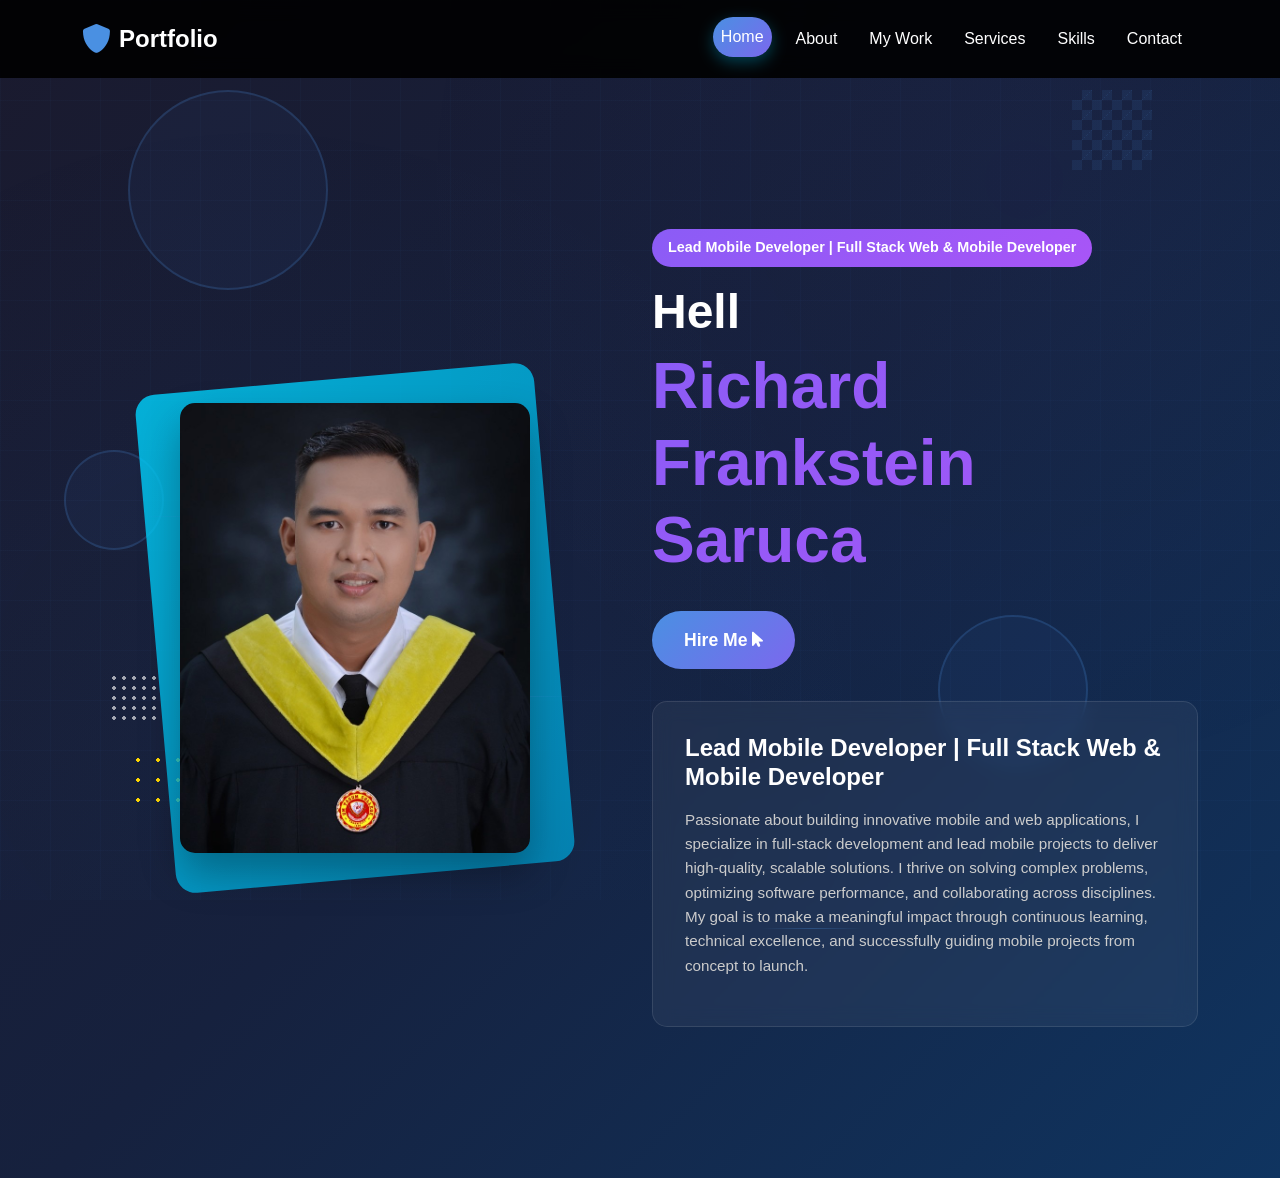
<file: index.html>
<!DOCTYPE html>
<html lang="en">
  <head>
    <meta charset="UTF-8" />
    <meta name="viewport" content="width=device-width, initial-scale=1.0" />
    <title>Portfolio - Home</title>
    <link
      href="https://cdn.jsdelivr.net/npm/bootstrap@5.3.0/dist/css/bootstrap.min.css"
      rel="stylesheet"
    />
    <link
      href="https://cdnjs.cloudflare.com/ajax/libs/font-awesome/6.0.0/css/all.min.css"
      rel="stylesheet"
    />
    <link href="styles.css" rel="stylesheet" />
  </head>
  <body>
    <!-- Navigation -->
    <nav class="navbar navbar-expand-lg navbar-dark fixed-top">
      <div class="container">
        <a class="navbar-brand" href="index.html">
          <div class="logo">
            <i class="fas fa-shield-alt"></i>
            <span>Portfolio</span>
          </div>
        </a>
        <button
          class="navbar-toggler"
          type="button"
          data-bs-toggle="collapse"
          data-bs-target="#navbarNav"
        >
          <span class="navbar-toggler-icon"></span>
        </button>
        <div class="collapse navbar-collapse" id="navbarNav">
          <ul class="navbar-nav ms-auto">
            <li class="nav-item">
              <a class="nav-link active" href="index.html">Home</a>
            </li>
            <li class="nav-item">
              <a class="nav-link" href="about.html">About</a>
            </li>
            <li class="nav-item">
              <a class="nav-link" href="portfolio.html">My Work</a>
            </li>
            <li class="nav-item">
              <a class="nav-link" href="services.html">Services</a>
            </li>
            <li class="nav-item">
              <a class="nav-link" href="skills.html">Skills</a>
            </li>
            <li class="nav-item">
              <a class="nav-link" href="contact.html">Contact</a>
            </li>
          </ul>
        </div>
      </div>
    </nav>

    <!-- Hero Section -->
    <section class="hero-section">
      <div class="container">
        <div class="row align-items-center min-vh-100">
          <div class="col-lg-6">
            <div class="profile-image-container">
              <div class="profile-bg"></div>
              <img
                src="Images/graduation_picture.jpg"
                alt="Richard Frankstein Saruca"
                class="profile-image"
              />
              <div class="tech-line tech-line-1"></div>
              <div class="tech-line tech-line-2"></div>
              <div class="dots-pattern"></div>
            </div>
          </div>
          <div class="col-lg-6">
            <div class="hero-content">
              <div class="role-badge">
                Lead Mobile Developer | Full Stack Web & Mobile Developer
              </div>
              <h1 class="hero-title">Hello! 👋 I Am</h1>
              <h2 class="hero-name">Richard Frankstein Saruca</h2>
              <button class="btn btn-primary btn-hire">
                Hire Me <i class="fas fa-mouse-pointer"></i>
              </button>

              <div class="about-card">
                <h3>Lead Mobile Developer | Full Stack Web & Mobile Developer</h3>
                <p>
                  Passionate about building innovative mobile and web applications, I specialize in
                  full-stack development and lead mobile projects to deliver high-quality, scalable
                  solutions. I thrive on solving complex problems, optimizing software performance,
                  and collaborating across disciplines. My goal is to make a meaningful impact
                  through continuous learning, technical excellence, and successfully guiding mobile
                  projects from concept to launch.
                </p>

                <div class="tech-line tech-line-3"></div>
              </div>
            </div>
          </div>
        </div>
      </div>
    </section>

    <!-- Background Elements -->
    <div class="bg-elements">
      <div class="circle circle-1"></div>
      <div class="circle circle-2"></div>
      <div class="circle circle-3"></div>
      <div class="dots-square dots-square-1"></div>
      <div class="dots-square dots-square-2"></div>
      <div class="tech-grid"></div>
    </div>

    <script src="https://cdn.jsdelivr.net/npm/bootstrap@5.3.0/dist/js/bootstrap.bundle.min.js"></script>
    <script src="interactive.js"></script>
  </body>
</html>
</file>
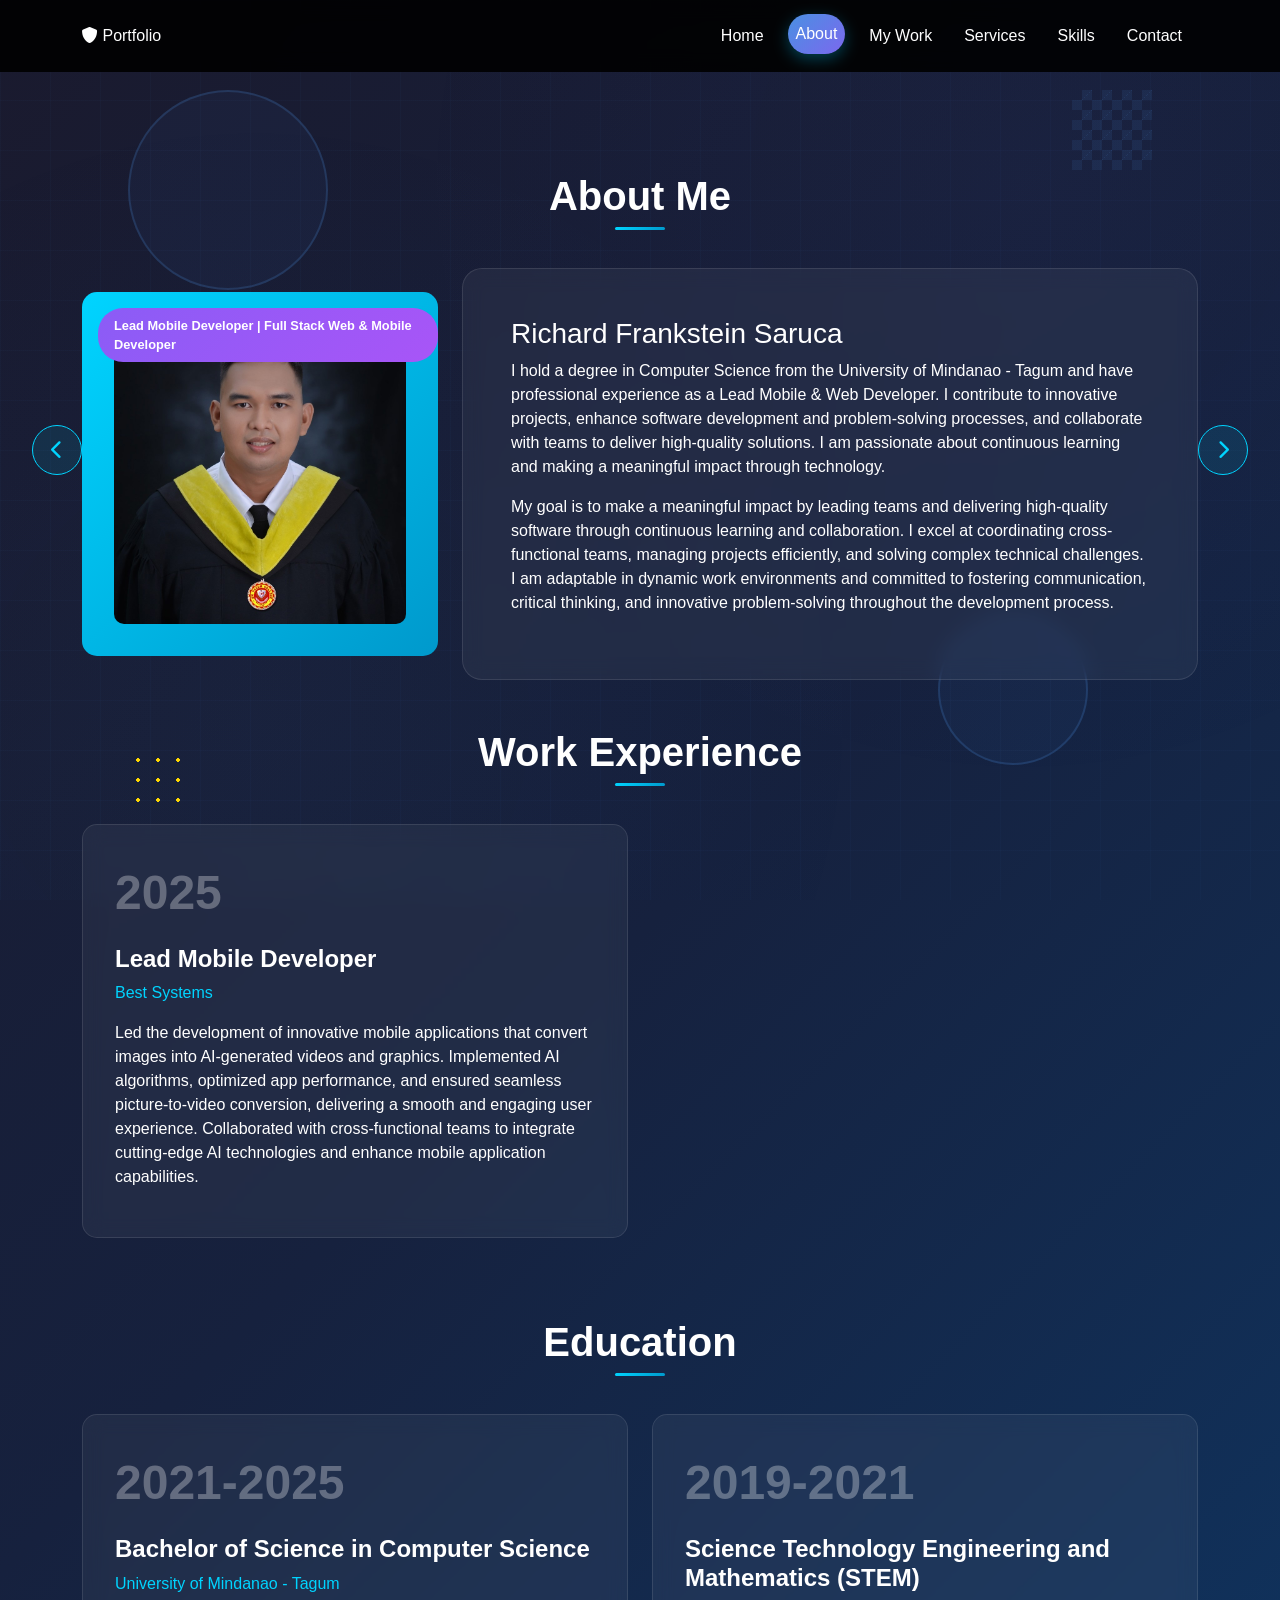
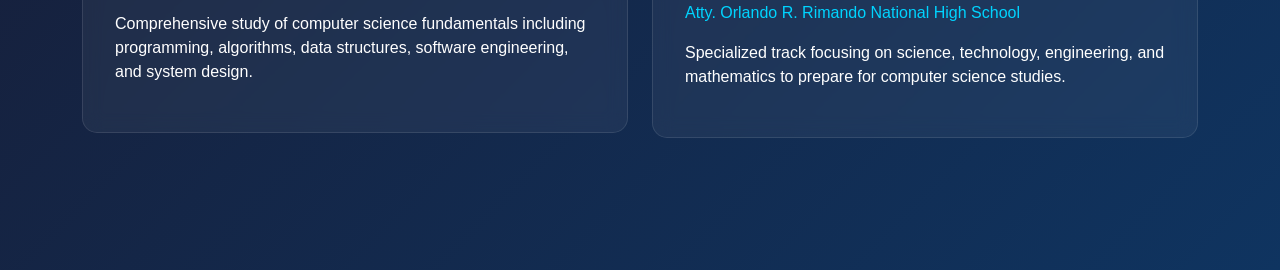
<file: about.html>
<!DOCTYPE html>
<html lang="en">
  <head>
    <meta charset="UTF-8" />
    <meta name="viewport" content="width=device-width, initial-scale=1.0" />
    <title>About Me - Portfolio</title>
    <link
      href="https://cdn.jsdelivr.net/npm/bootstrap@5.3.0/dist/css/bootstrap.min.css"
      rel="stylesheet"
    />
    <link
      href="https://cdnjs.cloudflare.com/ajax/libs/font-awesome/6.0.0/css/all.min.css"
      rel="stylesheet"
    />
    <link href="styles.css" rel="stylesheet" />
  </head>
  <body>
    <!-- Navigation -->
    <nav class="navbar navbar-expand-lg navbar-dark fixed-top">
      <div class="container
        <a class="navbar-brand" href="index.html">
          <div class="logo">
            <i class="fas fa-shield-alt"></i>
            <span>Portfolio</span>
          </div>
        </a>
        <button
          class="navbar-toggler"
          type="button"
          data-bs-toggle="collapse"
          data-bs-target="#navbarNav"
        >
          <span class="navbar-toggler-icon"></span>
        </button>
        <div class="collapse navbar-collapse" id="navbarNav">
          <ul class="navbar-nav ms-auto">
            <li class="nav-item">
              <a class="nav-link" href="index.html">Home</a>
            </li>
            <li class="nav-item">
              <a class="nav-link active" href="about.html">About</a>
            </li>
            <li class="nav-item">
              <a class="nav-link" href="portfolio.html">My Work</a>
            </li>
            <li class="nav-item">
              <a class="nav-link" href="services.html">Services</a>
            </li>
            <li class="nav-item">
              <a class="nav-link" href="skills.html">Skills</a>
            </li>
            <li class="nav-item">
              <a class="nav-link" href="contact.html">Contact</a>
            </li>
          </ul>
        </div>
      </div>
    </nav>

    <!-- About Section -->
    <section class="about-section">
      <div class="container">
        <h2 class="section-title">About Me</h2>
        <div class="row align-items-center">
          <div class="col-lg-4">
            <div class="profile-card">
              <img
                src="Images/graduation_picture.jpg"
                alt="Richard Frankstein Saruca"
                class="img-fluid"
              />
              <div class="experience-badge"> Lead Mobile Developer | Full Stack Web & Mobile Developer</div>
            </div>
          </div>
          <div class="col-lg-8">
            <div class="about-card-main">
              <h3>Richard Frankstein Saruca</h3>
              <p>
               I hold a degree in Computer Science from the University of Mindanao - Tagum and have professional experience as a Lead Mobile & Web Developer. I contribute to innovative projects, enhance software development and problem-solving processes, and collaborate with teams to deliver high-quality solutions. I am passionate about continuous learning and making a meaningful impact through technology.
              </p>
             <p>
My goal is to make a meaningful impact by leading teams and delivering high-quality software through continuous learning and collaboration. I excel at coordinating cross-functional teams, managing projects efficiently, and solving complex technical challenges. I am adaptable in dynamic work environments and committed to fostering communication, critical thinking, and innovative problem-solving throughout the development process.
</p>

            </div>
          </div>
        </div>

        <!-- Work Experience Section -->
        <div class="row mt-5">
          <div class="col-12">
            <h2 class="section-title text-center mb-5">Work Experience</h2>
          </div>
          <div class="col-md-6">
            <div class="timeline-card">
              <div class="timeline-year">2025</div>
              <h4 class="timeline-title">Lead Mobile Developer</h4>
              <div class="timeline-location">Best Systems</div>
<p>
Led the development of innovative mobile applications that convert images into AI-generated videos and graphics. Implemented AI algorithms, optimized app performance, and ensured seamless picture-to-video conversion, delivering a smooth and engaging user experience. Collaborated with cross-functional teams to integrate cutting-edge AI technologies and enhance mobile application capabilities.
</p>
            </div>
          </div>
        </div>

        <!-- Education Section -->
        <div class="row mt-5">
          <div class="col-12">
            <h3 class="section-title">Education</h3>
          </div>
          <div class="col-md-6">
            <div class="timeline-card">
              <div class="timeline-year">2021-2025</div>
              <h4 class="timeline-title">Bachelor of Science in Computer Science</h4>
              <div class="timeline-location">University of Mindanao - Tagum</div>
              <p>
                Comprehensive study of computer science fundamentals including programming,
                algorithms, data structures, software engineering, and system design.
              </p>
            </div>
          </div>
          <div class="col-md-6">
            <div class="timeline-card">
              <div class="timeline-year">2019-2021</div>
              <h4 class="timeline-title">Science Technology Engineering and Mathematics (STEM)</h4>
              <div class="timeline-location">Atty. Orlando R. Rimando National High School</div>
              <p>
                Specialized track focusing on science, technology, engineering, and mathematics to
                prepare for computer science studies.
              </p>
            </div>
          </div>
        </div>
      </div>
    </section>

    <!-- Navigation Arrows -->
    <div class="nav-arrow left" onclick="window.location.href='index.html'">
      <i class="fas fa-chevron-left"></i>
    </div>
    <div class="nav-arrow right" onclick="window.location.href='portfolio.html'">
      <i class="fas fa-chevron-right"></i>
    </div>

    <!-- Background Elements -->
    <div class="bg-elements">
      <div class="circle circle-1"></div>
      <div class="circle circle-2"></div>
      <div class="dots-square dots-square-1"></div>
      <div class="dots-square dots-square-2"></div>
      <div class="tech-grid"></div>
    </div>

    <script src="https://cdn.jsdelivr.net/npm/bootstrap@5.3.0/dist/js/bootstrap.bundle.min.js"></script>
    <script src="interactive.js"></script>
  </body>
</html>
</file>
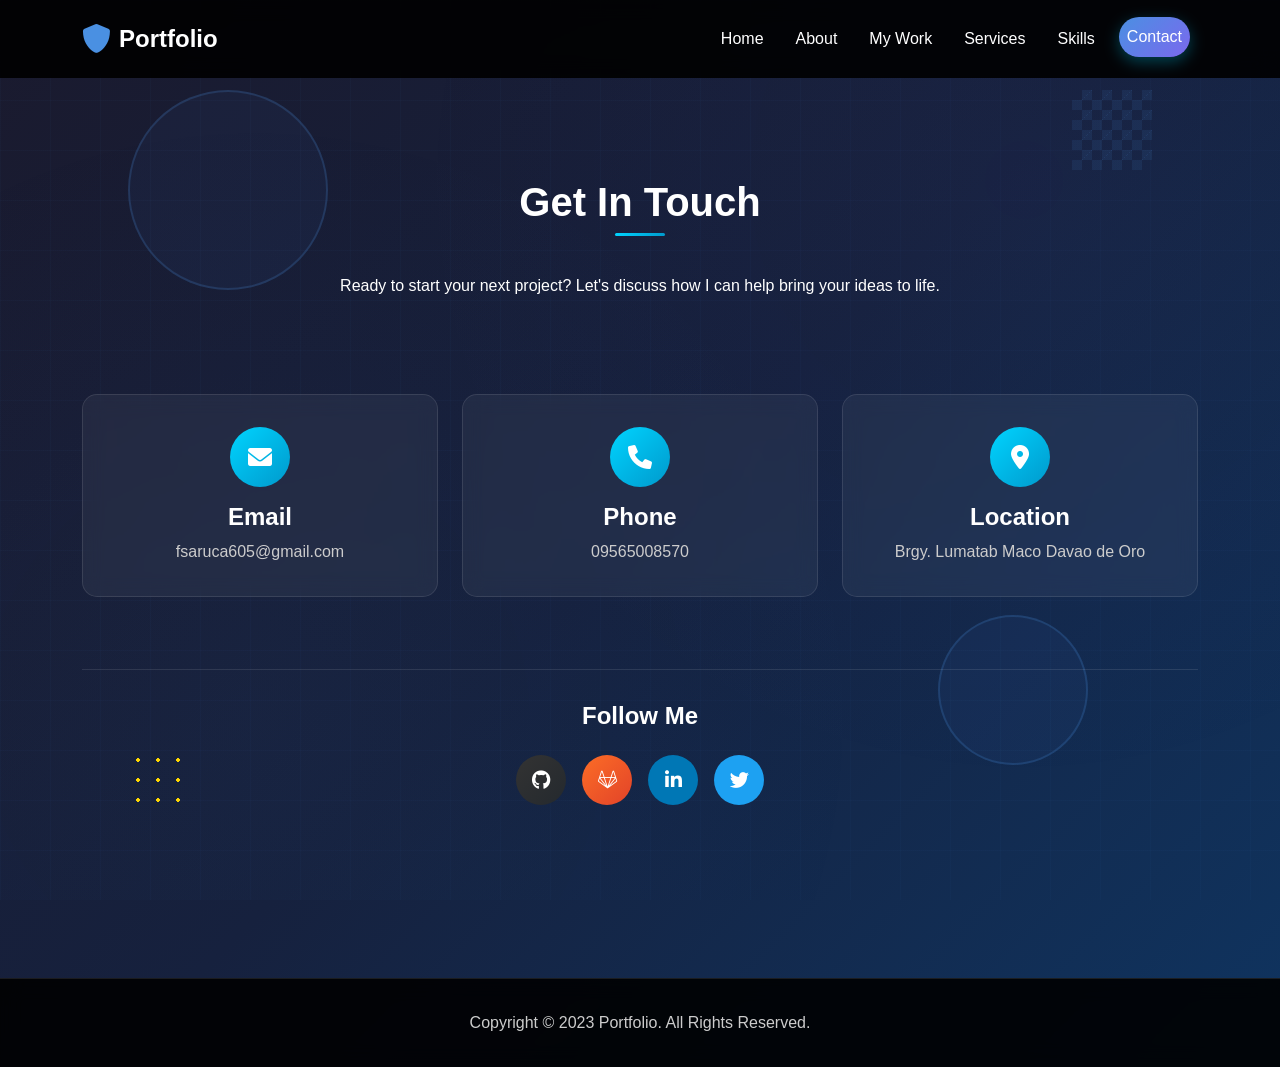
<file: contact.html>
<!DOCTYPE html>
<html lang="en">
  <head>
    <meta charset="UTF-8" />
    <meta name="viewport" content="width=device-width, initial-scale=1.0" />
    <title>Contact - Portfolio</title>
    <link
      href="https://cdn.jsdelivr.net/npm/bootstrap@5.3.0/dist/css/bootstrap.min.css"
      rel="stylesheet"
    />
    <link
      href="https://cdnjs.cloudflare.com/ajax/libs/font-awesome/6.0.0/css/all.min.css"
      rel="stylesheet"
    />
    <link href="styles.css" rel="stylesheet" />
  </head>
  <body>
    <!-- Navigation -->
    <nav class="navbar navbar-expand-lg navbar-dark fixed-top">
      <div class="container">
        <a class="navbar-brand" href="index.html">
          <div class="logo">
            <i class="fas fa-shield-alt"></i>
            <span>Portfolio</span>
          </div>
        </a>
        <button
          class="navbar-toggler"
          type="button"
          data-bs-toggle="collapse"
          data-bs-target="#navbarNav"
        >
          <span class="navbar-toggler-icon"></span>
        </button>
        <div class="collapse navbar-collapse" id="navbarNav">
          <ul class="navbar-nav ms-auto">
            <li class="nav-item">
              <a class="nav-link" href="index.html">Home</a>
            </li>
            <li class="nav-item">
              <a class="nav-link" href="about.html">About</a>
            </li>
            <li class="nav-item">
              <a class="nav-link" href="portfolio.html">My Work</a>
            </li>
            <li class="nav-item">
              <a class="nav-link" href="services.html">Services</a>
            </li>
            <li class="nav-item">
              <a class="nav-link" href="skills.html">Skills</a>
            </li>
            <li class="nav-item">
              <a class="nav-link active" href="contact.html">Contact</a>
            </li>
          </ul>
        </div>
      </div>
    </nav>

    <!-- Contact Section -->
    <section class="contact-section">
      <div class="container">
        <div class="row justify-content-center">
          <div class="col-lg-8">
            <h2 class="section-title text-center">Get In Touch</h2>
            <p class="text-center mb-5">
              Ready to start your next project? Let's discuss how I can help bring your ideas to
              life.
            </p>
          </div>
        </div>

        <!-- Contact Info -->
        <div class="row mt-5">
          <div class="col-md-4 text-center mb-4">
            <div class="contact-info-card">
              <div class="contact-icon">
                <i class="fas fa-envelope"></i>
              </div>
              <h4>Email</h4>
              <p>fsaruca605@gmail.com</p>
            </div>
          </div>
          <div class="col-md-4 text-center mb-4">
            <div class="contact-info-card">
              <div class="contact-icon">
                <i class="fas fa-phone"></i>
              </div>
              <h4>Phone</h4>
              <p>09565008570</p>
            </div>
          </div>
          <div class="col-md-4 text-center mb-4">
            <div class="contact-info-card">
              <div class="contact-icon">
                <i class="fas fa-map-marker-alt"></i>
              </div>
              <h4>Location</h4>
              <p>Brgy. Lumatab Maco Davao de Oro</p>
            </div>
          </div>
        </div>

        <!-- Social Media -->
        <div class="social-media-section">
          <h4 class="text-center mb-4">Follow Me</h4>
          <div class="social-icons">
            <a href="https://github.com/Frank011923242" target="_blank" class="social-icon github">
              <i class="fab fa-github"></i>
            </a>
            <a href="https://gitlab.com/richard.saruca" target="_blank" class="social-icon gitlab">
              <i class="fab fa-gitlab"></i>
            </a>
            <a href="#" class="social-icon linkedin">
              <i class="fab fa-linkedin-in"></i>
            </a>
            <a href="#" class="social-icon twitter">
              <i class="fab fa-twitter"></i>
            </a>
          </div>
        </div>
      </div>
    </section>

    <!-- Footer -->
    <footer class="footer">
      <div class="container">
        <p>Copyright © 2023 Portfolio. All Rights Reserved.</p>
      </div>
    </footer>

    <!-- Background Elements -->
    <div class="bg-elements">
      <div class="circle circle-1"></div>
      <div class="circle circle-2"></div>
      <div class="dots-square dots-square-1"></div>
      <div class="dots-square dots-square-2"></div>
      <div class="tech-grid"></div>
    </div>

    <script src="https://cdn.jsdelivr.net/npm/bootstrap@5.3.0/dist/js/bootstrap.bundle.min.js"></script>
    <script src="interactive.js"></script>
  </body>
</html>
</file>
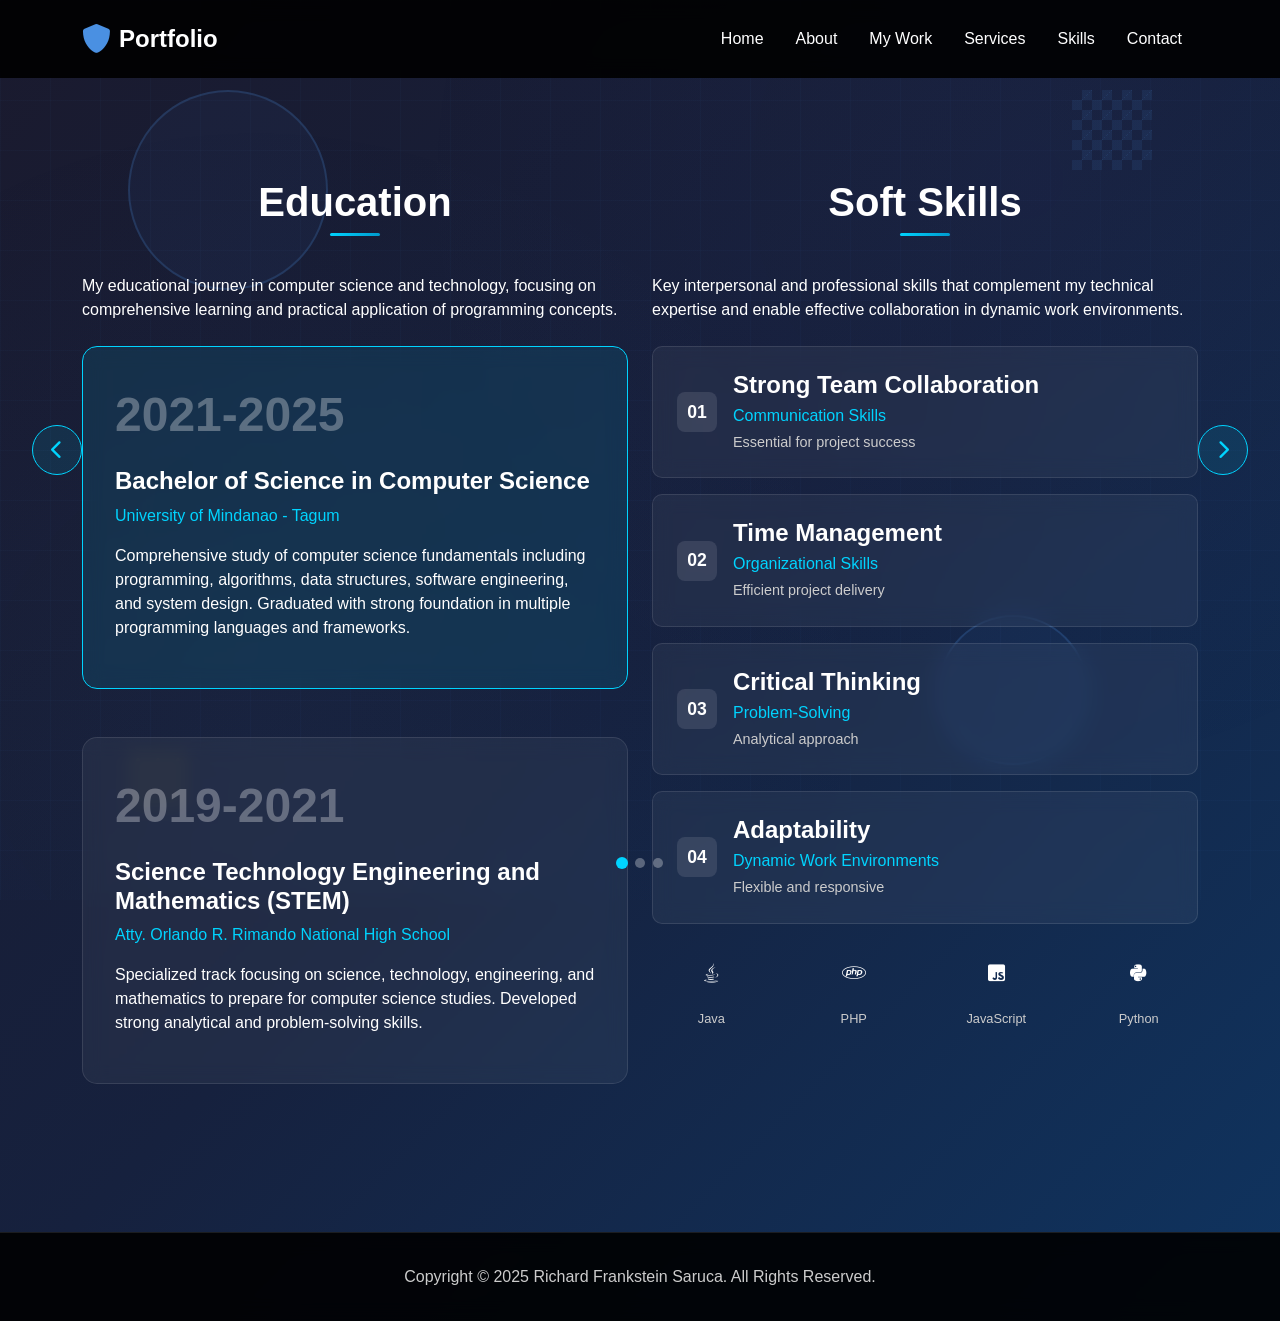
<file: education.html>
<!DOCTYPE html>
<html lang="en">
  <head>
    <meta charset="UTF-8" />
    <meta name="viewport" content="width=device-width, initial-scale=1.0" />
    <title>Education & Experience - Portfolio</title>
    <link
      href="https://cdn.jsdelivr.net/npm/bootstrap@5.3.0/dist/css/bootstrap.min.css"
      rel="stylesheet"
    />
    <link
      href="https://cdnjs.cloudflare.com/ajax/libs/font-awesome/6.0.0/css/all.min.css"
      rel="stylesheet"
    />
    <link href="styles.css" rel="stylesheet" />
  </head>
  <body>
    <!-- Navigation -->
    <nav class="navbar navbar-expand-lg navbar-dark fixed-top">
      <div class="container">
        <a class="navbar-brand" href="index.html">
          <div class="logo">
            <i class="fas fa-shield-alt"></i>
            <span>Portfolio</span>
          </div>
        </a>
        <button
          class="navbar-toggler"
          type="button"
          data-bs-toggle="collapse"
          data-bs-target="#navbarNav"
        >
          <span class="navbar-toggler-icon"></span>
        </button>
        <div class="collapse navbar-collapse" id="navbarNav">
          <ul class="navbar-nav ms-auto">
            <li class="nav-item">
              <a class="nav-link" href="index.html">Home</a>
            </li>
            <li class="nav-item">
              <a class="nav-link" href="about.html">About</a>
            </li>
            <li class="nav-item">
              <a class="nav-link" href="portfolio.html">My Work</a>
            </li>
            <li class="nav-item">
              <a class="nav-link" href="services.html">Services</a>
            </li>
            <li class="nav-item">
              <a class="nav-link" href="skills.html">Skills</a>
            </li>
            <li class="nav-item">
              <a class="nav-link" href="contact.html">Contact</a>
            </li>
          </ul>
        </div>
      </div>
    </nav>

    <!-- Education & Experience Section -->
    <section class="education-experience-section">
      <div class="container">
        <div class="row">
          <!-- Education Section -->
          <div class="col-lg-6">
            <h3 class="section-title">Education</h3>
            <p class="mb-4">
              My educational journey in computer science and technology, focusing on comprehensive
              learning and practical application of programming concepts.
            </p>

            <div class="row">
              <div class="col-md-12 mb-3">
                <div class="timeline-card active">
                  <div class="timeline-year">2021-2025</div>
                  <h4 class="timeline-title">Bachelor of Science in Computer Science</h4>
                  <div class="timeline-location">University of Mindanao - Tagum</div>
                  <p>
                    Comprehensive study of computer science fundamentals including programming,
                    algorithms, data structures, software engineering, and system design. Graduated
                    with strong foundation in multiple programming languages and frameworks.
                  </p>
                </div>
              </div>
              <div class="col-md-12 mb-3">
                <div class="timeline-card">
                  <div class="timeline-year">2019-2021</div>
                  <h4 class="timeline-title">
                    Science Technology Engineering and Mathematics (STEM)
                  </h4>
                  <div class="timeline-location">Atty. Orlando R. Rimando National High School</div>
                  <p>
                    Specialized track focusing on science, technology, engineering, and mathematics
                    to prepare for computer science studies. Developed strong analytical and
                    problem-solving skills.
                  </p>
                </div>
              </div>
            </div>
          </div>

          <!-- Experience Section -->
          <div class="col-lg-6">
            <h3 class="section-title">Soft Skills</h3>
            <p class="mb-4">
              Key interpersonal and professional skills that complement my technical expertise and
              enable effective collaboration in dynamic work environments.
            </p>

            <div class="experience-list">
              <div class="experience-item">
                <div class="experience-number">01</div>
                <div class="experience-details">
                  <h4>Strong Team Collaboration</h4>
                  <div class="company">Communication Skills</div>
                  <div class="duration">Essential for project success</div>
                </div>
              </div>

              <div class="experience-item">
                <div class="experience-number">02</div>
                <div class="experience-details">
                  <h4>Time Management</h4>
                  <div class="company">Organizational Skills</div>
                  <div class="duration">Efficient project delivery</div>
                </div>
              </div>

              <div class="experience-item">
                <div class="experience-number">03</div>
                <div class="experience-details">
                  <h4>Critical Thinking</h4>
                  <div class="company">Problem-Solving</div>
                  <div class="duration">Analytical approach</div>
                </div>
              </div>

              <div class="experience-item">
                <div class="experience-number">04</div>
                <div class="experience-details">
                  <h4>Adaptability</h4>
                  <div class="company">Dynamic Work Environments</div>
                  <div class="duration">Flexible and responsive</div>
                </div>
              </div>
            </div>

            <!-- Skills Icons -->
            <div class="skills-icons mt-4">
              <div class="row">
                <div class="col-3 text-center">
                  <div class="skill-icon-item">
                    <div class="skill-icon java">
                      <i class="fab fa-java"></i>
                    </div>
                    <small>Java</small>
                  </div>
                </div>
                <div class="col-3 text-center">
                  <div class="skill-icon-item">
                    <div class="skill-icon php">
                      <i class="fab fa-php"></i>
                    </div>
                    <small>PHP</small>
                  </div>
                </div>
                <div class="col-3 text-center">
                  <div class="skill-icon-item">
                    <div class="skill-icon javascript">
                      <i class="fab fa-js-square"></i>
                    </div>
                    <small>JavaScript</small>
                  </div>
                </div>
                <div class="col-3 text-center">
                  <div class="skill-icon-item">
                    <div class="skill-icon python">
                      <i class="fab fa-python"></i>
                    </div>
                    <small>Python</small>
                  </div>
                </div>
              </div>
            </div>
          </div>
        </div>
      </div>
    </section>

    <!-- Navigation Arrows -->
    <div class="nav-arrow left" onclick="window.location.href='about.html'">
      <i class="fas fa-chevron-left"></i>
    </div>
    <div class="nav-arrow right" onclick="window.location.href='portfolio.html'">
      <i class="fas fa-chevron-right"></i>
    </div>

    <!-- Pagination Dots -->
    <div class="pagination-dots">
      <div class="dot active"></div>
      <div class="dot"></div>
      <div class="dot"></div>
    </div>

    <!-- Footer -->
    <footer class="footer">
      <div class="container">
        <p>Copyright © 2025 Richard Frankstein Saruca. All Rights Reserved.</p>
      </div>
    </footer>

    <!-- Background Elements -->
    <div class="bg-elements">
      <div class="circle circle-1"></div>
      <div class="circle circle-2"></div>
      <div class="dots-square dots-square-1"></div>
      <div class="dots-square dots-square-2"></div>
      <div class="tech-grid"></div>
    </div>

    <script src="https://cdn.jsdelivr.net/npm/bootstrap@5.3.0/dist/js/bootstrap.bundle.min.js"></script>
    <script src="interactive.js"></script>
  </body>
</html>
</file>
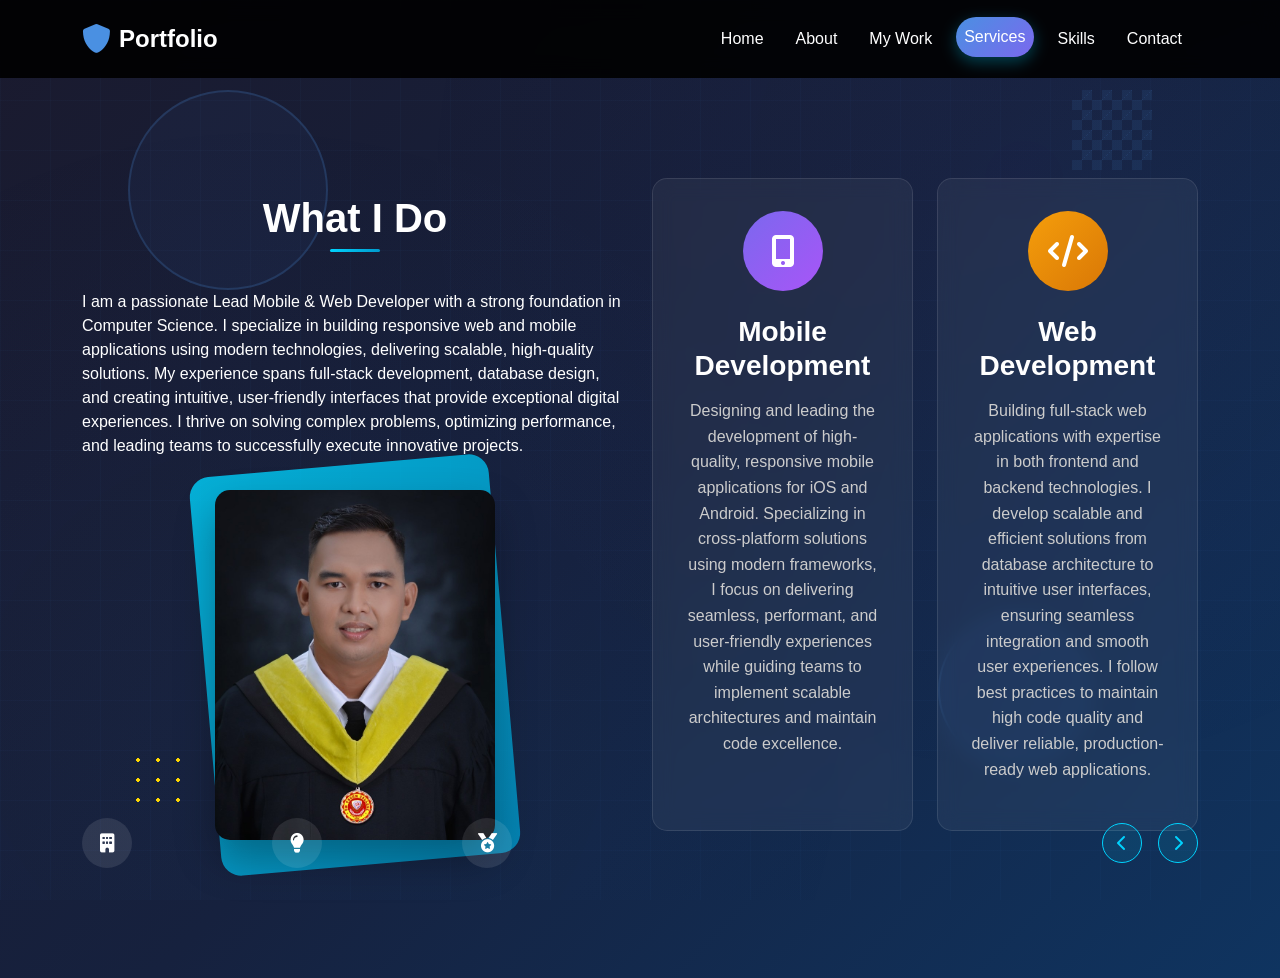
<file: services.html>
<!DOCTYPE html>
<html lang="en">
  <head>
    <meta charset="UTF-8" />
    <meta name="viewport" content="width=device-width, initial-scale=1.0" />
    <title>Services - Portfolio</title>
    <link
      href="https://cdn.jsdelivr.net/npm/bootstrap@5.3.0/dist/css/bootstrap.min.css"
      rel="stylesheet"
    />
    <link
      href="https://cdnjs.cloudflare.com/ajax/libs/font-awesome/6.0.0/css/all.min.css"
      rel="stylesheet"
    />
    <link href="styles.css" rel="stylesheet" />
  </head>
  <body>
    <!-- Navigation -->
    <nav class="navbar navbar-expand-lg navbar-dark fixed-top">
      <div class="container">
        <a class="navbar-brand" href="index.html">
          <div class="logo">
            <i class="fas fa-shield-alt"></i>
            <span>Portfolio</span>
          </div>
        </a>
        <button
          class="navbar-toggler"
          type="button"
          data-bs-toggle="collapse"
          data-bs-target="#navbarNav"
        >
          <span class="navbar-toggler-icon"></span>
        </button>
        <div class="collapse navbar-collapse" id="navbarNav">
          <ul class="navbar-nav ms-auto">
            <li class="nav-item">
              <a class="nav-link" href="index.html">Home</a>
            </li>
            <li class="nav-item">
              <a class="nav-link" href="about.html">About</a>
            </li>
            <li class="nav-item">
              <a class="nav-link" href="portfolio.html">My Work</a>
            </li>
            <li class="nav-item">
              <a class="nav-link active" href="services.html">Services</a>
            </li>
            <li class="nav-item">
              <a class="nav-link" href="skills.html">Skills</a>
            </li>
            <li class="nav-item">
              <a class="nav-link" href="contact.html">Contact</a>
            </li>
          </ul>
        </div>
      </div>
    </nav>

    <!-- Services Section -->
    <section class="services-section">
      <div class="container">
        <div class="row align-items-center">
          <div class="col-lg-6">
            <h2 class="section-title">What I Do</h2>
            <p class="mb-4">
              I am a passionate Lead Mobile & Web Developer with a strong foundation in Computer
              Science. I specialize in building responsive web and mobile applications using modern
              technologies, delivering scalable, high-quality solutions. My experience spans
              full-stack development, database design, and creating intuitive, user-friendly
              interfaces that provide exceptional digital experiences. I thrive on solving complex
              problems, optimizing performance, and leading teams to successfully execute innovative
              projects.
            </p>

            <div class="service-image-container">
              <img
                src="Images/graduation_picture.jpg"
                alt="Working on Design"
                class="img-fluid service-image"
              />
              <div class="service-bg"></div>
            </div>
          </div>

          <div class="col-lg-6">
            <div class="row">
              <div class="col-md-6 mb-4">
                <div class="service-card">
                  <div class="service-icon mobile">
                    <i class="fas fa-mobile-alt"></i>
                  </div>
                  <h3>Mobile Development</h3>
                  <p>
                    Designing and leading the development of high-quality, responsive mobile
                    applications for iOS and Android. Specializing in cross-platform solutions using
                    modern frameworks, I focus on delivering seamless, performant, and user-friendly
                    experiences while guiding teams to implement scalable architectures and maintain
                    code excellence.
                  </p>
                </div>
              </div>

              <div class="col-md-6 mb-4">
                <div class="service-card">
                  <div class="service-icon development">
                    <i class="fas fa-code"></i>
                  </div>
                  <h3>Web Development</h3>
                  <p>
                    Building full-stack web applications with expertise in both frontend and backend
                    technologies. I develop scalable and efficient solutions from database
                    architecture to intuitive user interfaces, ensuring seamless integration and
                    smooth user experiences. I follow best practices to maintain high code quality
                    and deliver reliable, production-ready web applications.
                  </p>
                </div>
              </div>
            </div>
          </div>
        </div>
      </div>
    </section>

    <!-- Bottom Navigation -->
    <div class="bottom-nav">
      <div class="container">
        <div class="row align-items-center">
          <div class="col-2">
            <div class="nav-icon">
              <i class="fas fa-building"></i>
            </div>
          </div>
          <div class="col-2">
            <div class="nav-icon">
              <i class="fas fa-lightbulb"></i>
            </div>
          </div>
          <div class="col-2">
            <div class="nav-icon">
              <i class="fas fa-medal"></i>
            </div>
          </div>
          <div class="col-6 text-end">
            <div class="nav-arrows">
              <button class="nav-arrow-btn" onclick="window.location.href='portfolio.html'">
                <i class="fas fa-chevron-left"></i>
              </button>
              <button class="nav-arrow-btn" onclick="window.location.href='skills.html'">
                <i class="fas fa-chevron-right"></i>
              </button>
            </div>
          </div>
        </div>
      </div>
    </div>

    <!-- Background Elements -->
    <div class="bg-elements">
      <div class="circle circle-1"></div>
      <div class="circle circle-2"></div>
      <div class="dots-square dots-square-1"></div>
      <div class="dots-square dots-square-2"></div>
      <div class="tech-grid"></div>
    </div>

    <script src="https://cdn.jsdelivr.net/npm/bootstrap@5.3.0/dist/js/bootstrap.bundle.min.js"></script>
    <script src="interactive.js"></script>
  </body>
</html>
</file>
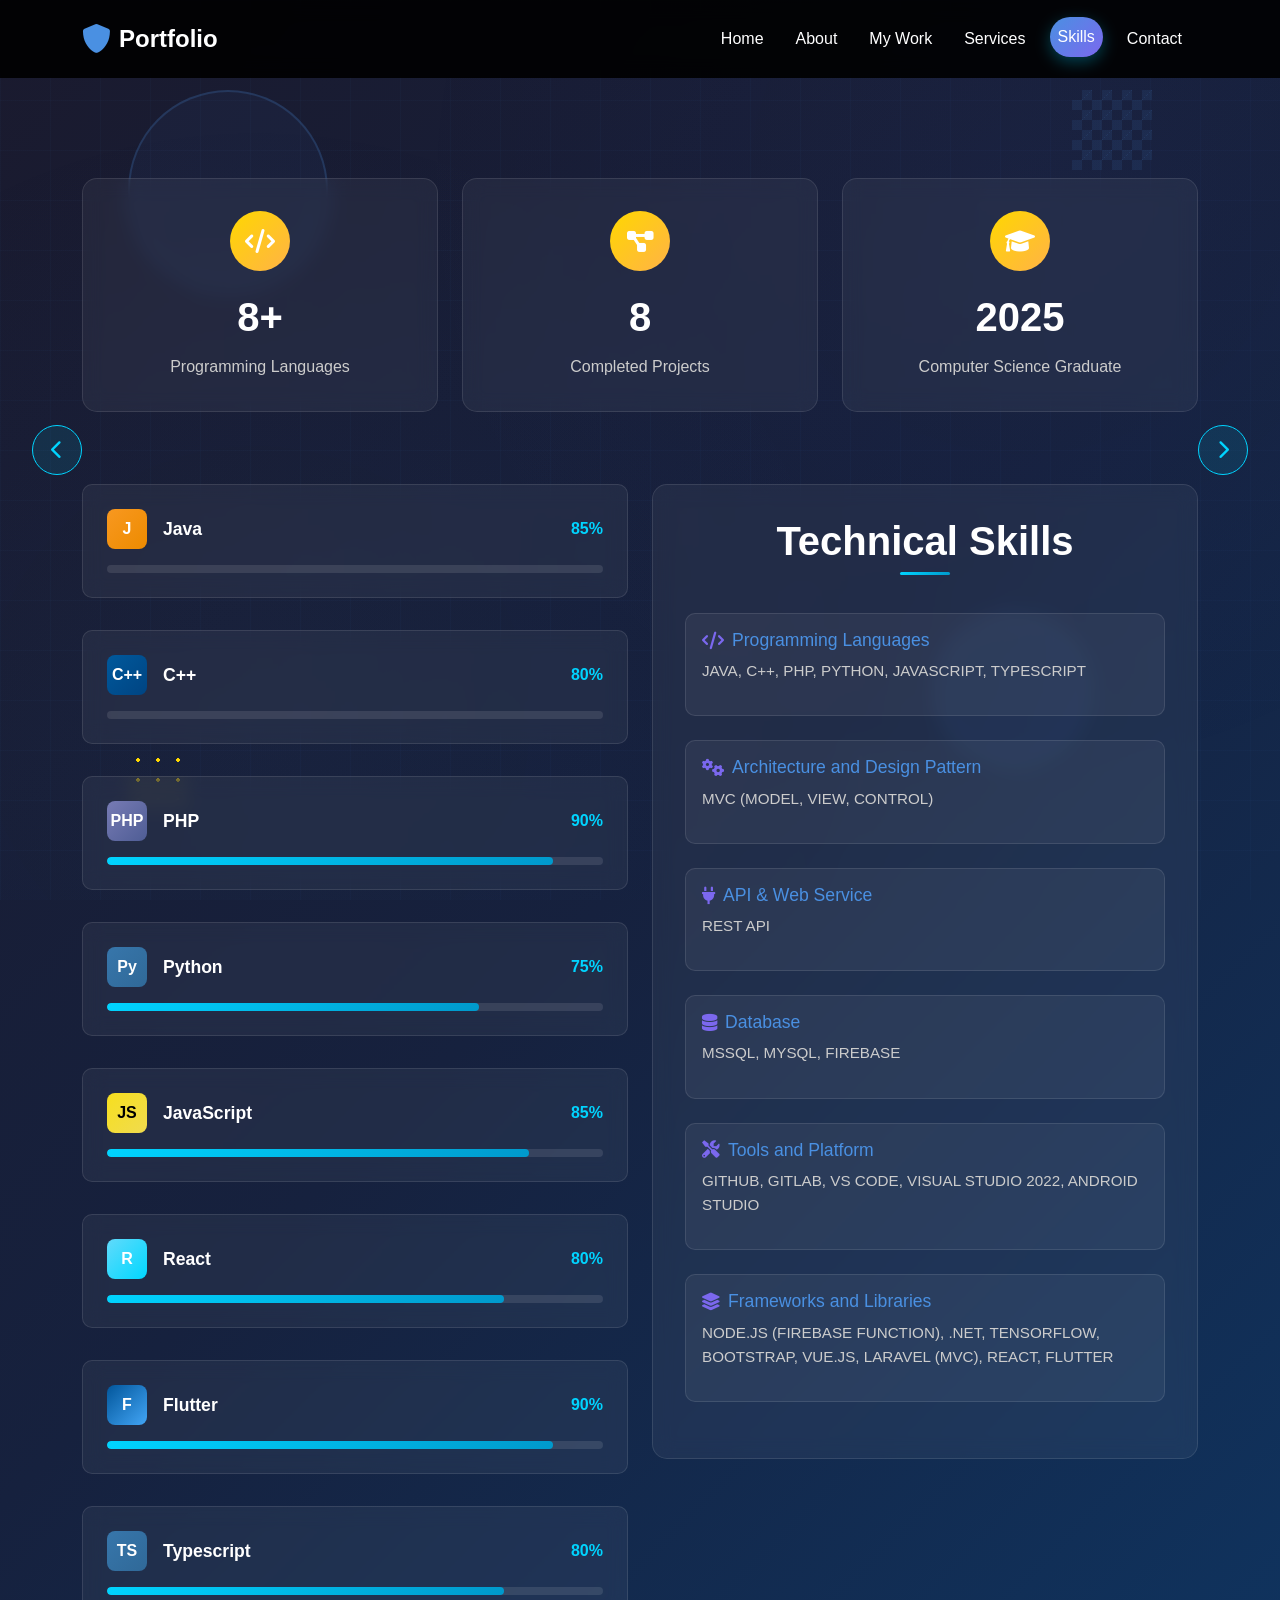
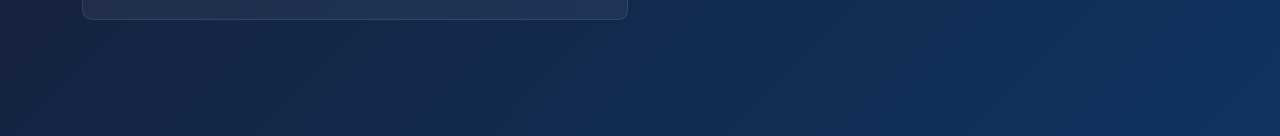
<file: skills.html>
<!DOCTYPE html>
<html lang="en">
  <head>
    <meta charset="UTF-8" />
    <meta name="viewport" content="width=device-width, initial-scale=1.0" />
    <title>Skills - Portfolio</title>
    <link
      href="https://cdn.jsdelivr.net/npm/bootstrap@5.3.0/dist/css/bootstrap.min.css"
      rel="stylesheet"
    />
    <link
      href="https://cdnjs.cloudflare.com/ajax/libs/font-awesome/6.0.0/css/all.min.css"
      rel="stylesheet"
    />
    <link href="styles.css?v=2.0" rel="stylesheet" />
  </head>
  <body>
    <!-- Navigation -->
    <nav class="navbar navbar-expand-lg navbar-dark fixed-top">
      <div class="container">
        <a class="navbar-brand" href="index.html">
          <div class="logo">
            <i class="fas fa-shield-alt"></i>
            <span>Portfolio</span>
          </div>
        </a>
        <button
          class="navbar-toggler"
          type="button"
          data-bs-toggle="collapse"
          data-bs-target="#navbarNav"
        >
          <span class="navbar-toggler-icon"></span>
        </button>
        <div class="collapse navbar-collapse" id="navbarNav">
          <ul class="navbar-nav ms-auto">
            <li class="nav-item">
              <a class="nav-link" href="index.html">Home</a>
            </li>
            <li class="nav-item">
              <a class="nav-link" href="about.html">About</a>
            </li>
            <li class="nav-item">
              <a class="nav-link" href="portfolio.html">My Work</a>
            </li>
            <li class="nav-item">
              <a class="nav-link" href="services.html">Services</a>
            </li>
            <li class="nav-item">
              <a class="nav-link active" href="skills.html">Skills</a>
            </li>
            <li class="nav-item">
              <a class="nav-link" href="contact.html">Contact</a>
            </li>
          </ul>
        </div>
      </div>
    </nav>

    <!-- Skills Section -->
    <section class="skills-section">
      <div class="container">
        <!-- Statistics Section -->
        <div class="row mb-5">
          <div class="col-md-4 mb-4">
            <div class="stats-card">
              <div class="stats-icon">
                <i class="fas fa-code"></i>
              </div>
              <div class="stats-number">8+</div>
              <div class="stats-label">Programming Languages</div>
            </div>
          </div>
          <div class="col-md-4 mb-4">
            <div class="stats-card">
              <div class="stats-icon">
                <i class="fas fa-project-diagram"></i>
              </div>
              <div class="stats-number">8</div>
              <div class="stats-label">Completed Projects</div>
            </div>
          </div>
          <div class="col-md-4 mb-4">
            <div class="stats-card">
              <div class="stats-icon">
                <i class="fas fa-graduation-cap"></i>
              </div>
              <div class="stats-number">2025</div>
              <div class="stats-label">Computer Science Graduate</div>
            </div>
          </div>
        </div>

        <div class="row">
          <!-- Programming Skills -->
          <div class="col-lg-6">
            <div class="skills-grid">
              <div class="skill-item">
                <div class="skill-header">
                  <div class="skill-logo java">J</div>
                  <div class="skill-name">Java</div>
                  <div class="skill-percentage">85%</div>
                </div>
                <div class="skill-bar">
                  <div class="skill-progress" style="width: 85%"></div>
                </div>
              </div>

              <div class="skill-item">
                <div class="skill-header">
                  <div class="skill-logo cpp">C++</div>
                  <div class="skill-name">C++</div>
                  <div class="skill-percentage">80%</div>
                </div>
                <div class="skill-bar">
                  <div class="skill-progress" style="width: 80%"></div>
                </div>
              </div>

              <div class="skill-item">
                <div class="skill-header">
                  <div class="skill-logo php">PHP</div>
                  <div class="skill-name">PHP</div>
                  <div class="skill-percentage">90%</div>
                </div>
                <div class="skill-bar">
                  <div class="skill-progress" style="width: 90%"></div>
                </div>
              </div>

              <div class="skill-item">
                <div class="skill-header">
                  <div class="skill-logo python">Py</div>
                  <div class="skill-name">Python</div>
                  <div class="skill-percentage">75%</div>
                </div>
                <div class="skill-bar">
                  <div class="skill-progress" style="width: 75%"></div>
                </div>
              </div>

              <div class="skill-item">
                <div class="skill-header">
                  <div class="skill-logo javascript">JS</div>
                  <div class="skill-name">JavaScript</div>
                  <div class="skill-percentage">85%</div>
                </div>

                <div class="skill-bar">
                  <div class="skill-progress" style="width: 85%"></div>
                </div>
              </div>

              <div class="skill-item">
                <div class="skill-header">
                  <div class="skill-logo react">R</div>
                  <div class="skill-name">React</div>
                  <div class="skill-percentage">80%</div>
                </div>
                <div class="skill-bar">
                  <div class="skill-progress" style="width: 80%"></div>
                </div>
              </div>

              <div class="skill-item">
                <div class="skill-header">
                  <div class="skill-logo flutter">F</div>
                  <div class="skill-name">Flutter</div>
                  <div class="skill-percentage">90%</div>
                </div>
                <div class="skill-bar">
                  <div class="skill-progress" style="width: 90%"></div>
                </div>
              </div>
              <div class="skill-item">
                <div class="skill-header">
                  <div class="skill-logo python">TS</div>
                  <div class="skill-name">Typescript</div>
                  <div class="skill-percentage">80%</div>
                </div>
                <div class="skill-bar">
                  <div class="skill-progress" style="width: 80%"></div>
                </div>
              </div>
            </div>
          </div>

          <!-- Skills Description -->
          <div class="col-lg-6">
            <div class="skills-description">
              <h3 class="section-title">Technical Skills</h3>
              <div class="skills-categories">
                <div class="skill-category">
                  <h4><i class="fas fa-code"></i> Programming Languages</h4>
                  <p>JAVA, C++, PHP, PYTHON, JAVASCRIPT, TYPESCRIPT</p>
                </div>
                <div class="skill-category">
                  <h4><i class="fas fa-cogs"></i> Architecture and Design Pattern</h4>
                  <p>MVC (MODEL, VIEW, CONTROL)</p>
                </div>
                <div class="skill-category">
                  <h4><i class="fas fa-plug"></i> API & Web Service</h4>
                  <p>REST API</p>
                </div>
                <div class="skill-category">
                  <h4><i class="fas fa-database"></i> Database</h4>
                  <p>MSSQL, MYSQL, FIREBASE</p>
                </div>
                <div class="skill-category">
                  <h4><i class="fas fa-tools"></i> Tools and Platform</h4>
                  <p>GITHUB, GITLAB, VS CODE, VISUAL STUDIO 2022, ANDROID STUDIO</p>
                </div>
                <div class="skill-category">
                  <h4><i class="fas fa-layer-group"></i> Frameworks and Libraries</h4>
                  <p>
                    NODE.JS (FIREBASE FUNCTION), .NET, TENSORFLOW, BOOTSTRAP, VUE.JS, LARAVEL (MVC),
                    REACT, FLUTTER
                  </p>
                </div>
              </div>
            </div>
          </div>
        </div>
      </div>
    </section>

    <!-- Navigation Arrows -->
    <div class="nav-arrow left" onclick="window.location.href='services.html'">
      <i class="fas fa-chevron-left"></i>
    </div>
    <div class="nav-arrow right" onclick="window.location.href='contact.html'">
      <i class="fas fa-chevron-right"></i>
    </div>

    <!-- Background Elements -->
    <div class="bg-elements">
      <div class="circle circle-1"></div>
      <div class="circle circle-2"></div>
      <div class="dots-square dots-square-1"></div>
      <div class="dots-square dots-square-2"></div>
      <div class="tech-grid"></div>
    </div>

    <script src="https://cdn.jsdelivr.net/npm/bootstrap@5.3.0/dist/js/bootstrap.bundle.min.js"></script>
    <script src="interactive.js"></script>
    <script>
      // Animate skill bars on page load
      document.addEventListener("DOMContentLoaded", function () {
        const skillBars = document.querySelectorAll(".skill-progress");

        const observer = new IntersectionObserver((entries) => {
          entries.forEach((entry) => {
            if (entry.isIntersecting) {
              const progressBar = entry.target;
              const width = progressBar.style.width;
              progressBar.style.width = "0%";
              setTimeout(() => {
                progressBar.style.width = width;
              }, 500);
            }
          });
        });

        skillBars.forEach((bar) => {
          observer.observe(bar);
        });
      });
    </script>
  </body>
</html>
</file>
<file: styles.css>
/* Reset and Base Styles */
* {
  margin: 0;
  padding: 0;
  box-sizing: border-box;
}

:root {
  --primary-color: #4a90e2;
  --secondary-color: #7b68ee;
  --accent-color: #ff6b35;
  --success-color: #10b981;
  --warning-color: #f59e0b;
  --danger-color: #ef4444;
}

body {
  font-family: "Inter", -apple-system, BlinkMacSystemFont, "Segoe UI", Roboto, sans-serif;
  background: linear-gradient(135deg, #1a1a2e 0%, #16213e 50%, #0f3460 100%);
  color: #ffffff;
  overflow-x: hidden;
  min-height: 100vh;
  transition: all 0.3s ease;
}

/* Static Background */
body::before {
  content: "";
  position: fixed;
  top: 0;
  left: 0;
  width: 100%;
  height: 100%;
  background: radial-gradient(circle at 20% 80%, rgba(74, 144, 226, 0.03) 0%, transparent 50%),
    radial-gradient(circle at 80% 20%, rgba(123, 104, 238, 0.03) 0%, transparent 50%);
  z-index: -2;
}

/* Navigation */
.navbar {
  background: rgba(0, 0, 0, 0.9);
  backdrop-filter: blur(10px);
  padding: 1rem 0;
  z-index: 1000;
  position: relative;
  overflow: hidden;
}

.navbar::before {
  content: "";
  position: absolute;
  top: 0;
  left: -100%;
  width: 100%;
  height: 100%;
  background: linear-gradient(90deg, transparent, rgba(0, 212, 255, 0.1), transparent);
  transition: left 0.5s ease;
}

.navbar:hover::before {
  left: 100%;
}

.navbar-brand .logo {
  display: flex;
  align-items: center;
  gap: 0.5rem;
  font-size: 1.5rem;
  font-weight: 700;
  color: #ffffff;
  text-decoration: none;
  transition: all 0.3s ease;
  position: relative;
}

.navbar-brand .logo:hover {
  transform: scale(1.05);
  text-shadow: 0 0 20px rgba(0, 212, 255, 0.5);
}

.navbar-brand .logo i {
  color: var(--primary-color);
  font-size: 1.8rem;
  transition: all 0.3s ease;
}

.navbar-nav .nav-link {
  color: #ffffff !important;
  font-weight: 500;
  margin: 0 0.5rem;
  transition: all 0.3s ease;
  position: relative;
  padding: 0.5rem 1rem;
  border-radius: 25px;
}

.navbar-nav .nav-link::before {
  content: "";
  position: absolute;
  top: 0;
  left: 0;
  width: 0;
  height: 100%;
  background: linear-gradient(135deg, var(--primary-color), var(--secondary-color));
  border-radius: 25px;
  transition: width 0.3s ease;
  z-index: -1;
}

.navbar-nav .nav-link:hover::before,
.navbar-nav .nav-link.active::before {
  width: 100%;
}

.navbar-nav .nav-link:hover,
.navbar-nav .nav-link.active {
  color: #ffffff !important;
  transform: translateY(-2px);
  box-shadow: 0 5px 15px rgba(0, 212, 255, 0.3);
}

/* Hero Section */
.hero-section {
  position: relative;
  padding: 100px 0;
  min-height: 100vh;
  display: flex;
  align-items: center;
}

.profile-image-container {
  position: relative;
  display: flex;
  justify-content: center;
  align-items: center;
}

.profile-bg {
  position: absolute;
  width: 400px;
  height: 500px;
  background: linear-gradient(135deg, #00d4ff, #0099cc);
  border-radius: 20px;
  transform: rotate(-5deg);
  opacity: 0.8;
}

.profile-image {
  width: 350px;
  height: 450px;
  object-fit: cover;
  border-radius: 15px;
  position: relative;
  z-index: 2;
  box-shadow: 0 20px 40px rgba(0, 0, 0, 0.3);
}

.tech-line {
  position: absolute;
  background: linear-gradient(90deg, transparent, rgba(74, 144, 226, 0.3), transparent);
  height: 1px;
  animation: techScan 3s ease-in-out infinite;
}

.tech-line-1 {
  width: 200px;
  top: 25%;
  left: 10%;
  animation-delay: 0s;
}

.tech-line-2 {
  width: 150px;
  top: 65%;
  right: 10%;
  animation-delay: 1.5s;
}

.tech-line-3 {
  width: 100px;
  bottom: 30%;
  left: 20%;
  animation-delay: 3s;
}

.dots-pattern {
  position: absolute;
  top: 60%;
  left: 5%;
  width: 50px;
  height: 50px;
  background-image: radial-gradient(circle, #ffffff 2px, transparent 2px);
  background-size: 10px 10px;
  opacity: 0.6;
}

@keyframes techScan {
  0% {
    opacity: 0;
    transform: translateX(-100%);
  }
  50% {
    opacity: 1;
  }
  100% {
    opacity: 0;
    transform: translateX(100%);
  }
}

@keyframes techPulse {
  0%,
  100% {
    opacity: 0.3;
    transform: scale(1);
  }
  50% {
    opacity: 0.6;
    transform: scale(1.05);
  }
}

@keyframes gridMove {
  0% {
    transform: translate(0, 0);
  }
  100% {
    transform: translate(50px, 50px);
  }
}

@keyframes techRotate {
  0% {
    transform: rotate(0deg);
  }
  100% {
    transform: rotate(360deg);
  }
}

/* Hero Content */
.hero-content {
  padding: 2rem 0;
}

.role-badge {
  display: inline-block;
  background: linear-gradient(135deg, #8b5cf6, #a855f7);
  color: #ffffff;
  padding: 0.5rem 1rem;
  border-radius: 25px;
  font-size: 0.9rem;
  font-weight: 600;
  margin-bottom: 1rem;
}

.hero-title {
  font-size: 3rem;
  font-weight: 700;
  margin-bottom: 0.5rem;
  color: #ffffff;
}

.hero-name {
  font-size: 4rem;
  font-weight: 800;
  background: linear-gradient(135deg, #00d4ff, #00a8cc);
  -webkit-background-clip: text;
  -webkit-text-fill-color: transparent;
  background-clip: text;
  margin-bottom: 2rem;
}

.btn-hire {
  background: linear-gradient(135deg, var(--primary-color), var(--secondary-color));
  border: none;
  padding: 1rem 2rem;
  border-radius: 50px;
  font-weight: 600;
  font-size: 1.1rem;
  margin-bottom: 2rem;
  transition: all 0.3s ease;
  position: relative;
  overflow: hidden;
  cursor: pointer;
}

.btn-hire::before {
  content: "";
  position: absolute;
  top: 0;
  left: -100%;
  width: 100%;
  height: 100%;
  background: linear-gradient(90deg, transparent, rgba(255, 255, 255, 0.2), transparent);
  transition: left 0.5s ease;
}

.btn-hire:hover::before {
  left: 100%;
}

.btn-hire:hover {
  transform: translateY(-3px) scale(1.05);
  box-shadow: 0 15px 40px rgba(0, 212, 255, 0.4);
  background: linear-gradient(135deg, var(--secondary-color), var(--accent-color));
}

.btn-hire:active {
  transform: translateY(-1px) scale(1.02);
  box-shadow: 0 8px 25px rgba(0, 212, 255, 0.3);
}

.about-card {
  background: rgba(255, 255, 255, 0.05);
  backdrop-filter: blur(10px);
  border: 1px solid rgba(255, 255, 255, 0.1);
  border-radius: 15px;
  padding: 2rem;
  position: relative;
  transition: all 0.3s ease;
  overflow: hidden;
}

.about-card::before {
  content: "";
  position: absolute;
  top: 0;
  left: 0;
  width: 100%;
  height: 100%;
  background: linear-gradient(135deg, rgba(0, 212, 255, 0.05), rgba(139, 92, 246, 0.05));
  opacity: 0;
  transition: opacity 0.3s ease;
  z-index: -1;
}

.about-card:hover::before {
  opacity: 1;
}

.about-card:hover {
  transform: translateY(-5px);
  box-shadow: 0 20px 40px rgba(0, 212, 255, 0.2);
  border-color: rgba(0, 212, 255, 0.3);
}

.about-card h3 {
  font-size: 1.5rem;
  font-weight: 700;
  margin-bottom: 1rem;
  color: #ffffff;
}

.about-card p {
  color: #cccccc;
  line-height: 1.6;
  font-size: 0.95rem;
}

/* Tech Background Elements */
.bg-elements {
  position: fixed;
  top: 0;
  left: 0;
  width: 100%;
  height: 100%;
  pointer-events: none;
  z-index: -1;
}

.tech-grid {
  position: absolute;
  width: 100%;
  height: 100%;
  background-image: linear-gradient(rgba(74, 144, 226, 0.03) 1px, transparent 1px),
    linear-gradient(90deg, rgba(74, 144, 226, 0.03) 1px, transparent 1px);
  background-size: 50px 50px;
  animation: gridMove 20s linear infinite;
}

.circle {
  position: absolute;
  border: 2px solid rgba(74, 144, 226, 0.2);
  border-radius: 50%;
  background: rgba(74, 144, 226, 0.05);
  animation: techPulse 4s ease-in-out infinite;
}

.circle-1 {
  width: 200px;
  height: 200px;
  top: 10%;
  left: 10%;
}

.circle-2 {
  width: 150px;
  height: 150px;
  bottom: 15%;
  right: 15%;
  animation-delay: 2s;
}

.circle-3 {
  width: 100px;
  height: 100px;
  top: 50%;
  left: 5%;
  animation-delay: 4s;
}

.dots-square {
  position: absolute;
  background-image: linear-gradient(45deg, rgba(74, 144, 226, 0.1) 25%, transparent 25%),
    linear-gradient(-45deg, rgba(74, 144, 226, 0.1) 25%, transparent 25%),
    linear-gradient(45deg, transparent 75%, rgba(74, 144, 226, 0.1) 75%),
    linear-gradient(-45deg, transparent 75%, rgba(74, 144, 226, 0.1) 75%);
  background-size: 20px 20px;
  background-position: 0 0, 0 10px, 10px -10px, -10px 0px;
  animation: techRotate 8s linear infinite;
}

.dots-square-1 {
  width: 80px;
  height: 80px;
  top: 10%;
  right: 10%;
}

.dots-square-2 {
  width: 60px;
  height: 60px;
  bottom: 10%;
  left: 10%;
  background-image: radial-gradient(circle, #ffd700 2px, transparent 2px);
}

.sparkle-bg {
  position: absolute;
  color: #ffffff;
  font-size: 1.2rem;
  animation: sparkle 3s infinite;
}

.sparkle-bg-1 {
  top: 15%;
  right: 20%;
  animation-delay: 0.5s;
}

.sparkle-bg-2 {
  bottom: 15%;
  left: 20%;
  animation-delay: 1s;
}

.sparkle-bg-3 {
  top: 50%;
  right: 5%;
  animation-delay: 1.5s;
}

@keyframes rotate {
  from {
    transform: rotate(0deg);
  }
  to {
    transform: rotate(360deg);
  }
}

/* About Page Styles */
.about-section {
  padding: 100px 0;
  min-height: 100vh;
}

.about-card-main {
  background: rgba(255, 255, 255, 0.05);
  backdrop-filter: blur(10px);
  border: 1px solid rgba(255, 255, 255, 0.1);
  border-radius: 20px;
  padding: 3rem;
  position: relative;
}

.section-title {
  font-size: 2.5rem;
  font-weight: 700;
  text-align: center;
  margin-bottom: 3rem;
  position: relative;
}

.section-title::after {
  content: "";
  position: absolute;
  bottom: -10px;
  left: 50%;
  transform: translateX(-50%);
  width: 50px;
  height: 3px;
  background: linear-gradient(135deg, #00d4ff, #0099cc);
  border-radius: 2px;
}

.profile-card {
  background: linear-gradient(135deg, #00d4ff, #0099cc);
  border-radius: 15px;
  padding: 2rem;
  position: relative;
  overflow: hidden;
}

.profile-card img {
  width: 100%;
  height: 300px;
  object-fit: cover;
  border-radius: 10px;
}

.experience-badge {
  position: absolute;
  background: linear-gradient(135deg, #8b5cf6, #a855f7);
  color: #ffffff;
  padding: 0.5rem 1rem;
  border-radius: 25px;
  font-size: 0.8rem;
  font-weight: 600;
  top: 1rem;
  left: 1rem;
}

.rating-badge {
  position: absolute;
  background: linear-gradient(135deg, #ff6b35, #f7931e);
  color: #ffffff;
  padding: 0.5rem 1rem;
  border-radius: 25px;
  font-size: 0.8rem;
  font-weight: 600;
  bottom: 1rem;
  right: 1rem;
}

.rating-badge i {
  color: #ffd700;
  margin-right: 0.25rem;
}

/* Education/Experience Page */
.education-experience-section {
  padding: 100px 0;
  min-height: 100vh;
}

.timeline-card {
  background: rgba(255, 255, 255, 0.05);
  backdrop-filter: blur(10px);
  border: 1px solid rgba(255, 255, 255, 0.1);
  border-radius: 15px;
  padding: 2rem;
  margin-bottom: 2rem;
  transition: all 0.3s ease;
}

.timeline-card:hover {
  transform: translateY(-5px);
  box-shadow: 0 10px 30px rgba(0, 0, 0, 0.3);
}

.timeline-card.active {
  background: rgba(0, 212, 255, 0.1);
  border-color: #00d4ff;
}

.timeline-year {
  font-size: 3rem;
  font-weight: 800;
  color: rgba(255, 255, 255, 0.3);
  margin-bottom: 1rem;
}

.timeline-title {
  font-size: 1.5rem;
  font-weight: 700;
  color: #ffffff;
  margin-bottom: 0.5rem;
}

.timeline-location {
  color: #00d4ff;
  font-weight: 500;
  margin-bottom: 1rem;
}

.experience-item {
  background: rgba(255, 255, 255, 0.05);
  backdrop-filter: blur(10px);
  border: 1px solid rgba(255, 255, 255, 0.1);
  border-radius: 10px;
  padding: 1.5rem;
  margin-bottom: 1rem;
  display: flex;
  align-items: center;
  gap: 1rem;
}

.experience-number {
  background: rgba(255, 255, 255, 0.1);
  color: #ffffff;
  width: 40px;
  height: 40px;
  border-radius: 8px;
  display: flex;
  align-items: center;
  justify-content: center;
  font-weight: 700;
  font-size: 1.1rem;
}

.experience-details h4 {
  color: #ffffff;
  font-weight: 600;
  margin-bottom: 0.25rem;
}

.experience-details .company {
  color: #00d4ff;
  font-weight: 500;
  margin-bottom: 0.25rem;
}

.experience-details .duration {
  color: #cccccc;
  font-size: 0.9rem;
}

/* Portfolio Page */
.portfolio-section {
  padding: 100px 0;
  min-height: 100vh;
}

.filter-buttons {
  display: flex;
  justify-content: center;
  gap: 1rem;
  margin-bottom: 3rem;
  flex-wrap: wrap;
}

.filter-btn {
  background: rgba(255, 255, 255, 0.05);
  border: 1px solid rgba(255, 255, 255, 0.1);
  color: #ffffff;
  padding: 0.75rem 1.5rem;
  border-radius: 25px;
  font-weight: 500;
  transition: all 0.3s ease;
  cursor: pointer;
}

.filter-btn:hover,
.filter-btn.active {
  background: linear-gradient(135deg, #00d4ff, #0099cc);
  border-color: #00d4ff;
  transform: translateY(-2px);
}

.portfolio-grid {
  display: grid;
  grid-template-columns: repeat(auto-fit, minmax(300px, 1fr));
  gap: 2rem;
  margin-bottom: 3rem;
}

.portfolio-item {
  background: rgba(255, 255, 255, 0.05);
  backdrop-filter: blur(10px);
  border: 1px solid rgba(255, 255, 255, 0.1);
  border-radius: 15px;
  overflow: hidden;
  transition: all 0.3s ease;
  cursor: pointer;
  position: relative;
}

.portfolio-item::before {
  content: "";
  position: absolute;
  top: 0;
  left: 0;
  width: 100%;
  height: 100%;
  background: linear-gradient(135deg, rgba(0, 212, 255, 0.1), rgba(139, 92, 246, 0.1));
  opacity: 0;
  transition: opacity 0.3s ease;
  z-index: 1;
}

.portfolio-item:hover::before {
  opacity: 1;
}

.portfolio-item:hover {
  transform: translateY(-10px) scale(1.02);
  box-shadow: 0 25px 50px rgba(0, 212, 255, 0.3);
  border-color: rgba(0, 212, 255, 0.5);
}

.portfolio-item img {
  transition: transform 0.3s ease;
}

.portfolio-item:hover img {
  transform: scale(1.1);
}

.portfolio-item img {
  width: 100%;
  height: 250px;
  object-fit: cover;
}

.portfolio-item-content {
  padding: 1.5rem;
}

.portfolio-item h4 {
  color: #ffffff;
  font-weight: 600;
  margin-bottom: 0.5rem;
}

.portfolio-item p {
  color: #cccccc;
  font-size: 0.9rem;
}

/* Services Page */
.services-section {
  padding: 100px 0;
  min-height: 100vh;
}

.service-card {
  background: rgba(255, 255, 255, 0.05);
  backdrop-filter: blur(10px);
  border: 1px solid rgba(255, 255, 255, 0.1);
  border-radius: 15px;
  padding: 2rem;
  text-align: center;
  transition: all 0.3s ease;
  height: 100%;
  position: relative;
  overflow: hidden;
}

.service-card::before {
  content: "";
  position: absolute;
  top: 0;
  left: 0;
  width: 100%;
  height: 100%;
  background: linear-gradient(135deg, rgba(0, 212, 255, 0.1), rgba(139, 92, 246, 0.1));
  opacity: 0;
  transition: all 0.3s ease;
  z-index: -1;
}

.service-card:hover::before {
  opacity: 1;
}

.service-card:hover {
  transform: translateY(-10px) scale(1.02);
  box-shadow: 0 25px 50px rgba(0, 212, 255, 0.3);
  border-color: rgba(0, 212, 255, 0.5);
}

.service-icon {
  width: 80px;
  height: 80px;
  border-radius: 50%;
  display: flex;
  align-items: center;
  justify-content: center;
  margin: 0 auto 1.5rem;
  font-size: 2rem;
  color: #ffffff;
  transition: all 0.3s ease;
  position: relative;
  overflow: hidden;
}

.service-icon::before {
  content: "";
  position: absolute;
  top: 0;
  left: 0;
  width: 100%;
  height: 100%;
  background: linear-gradient(45deg, rgba(255, 255, 255, 0.2), transparent);
  transform: translateX(-100%);
  transition: transform 0.5s ease;
}

.service-card:hover .service-icon::before {
  transform: translateX(100%);
}

.service-card:hover .service-icon {
  transform: scale(1.1) rotate(5deg);
  box-shadow: 0 10px 30px rgba(0, 0, 0, 0.3);
}

.service-icon.website {
  background: linear-gradient(135deg, var(--primary-color), #0099cc);
}
.service-icon.mobile {
  background: linear-gradient(135deg, var(--secondary-color), #a855f7);
}
.service-icon.mobile-app {
  background: linear-gradient(135deg, var(--success-color), #059669);
}
.service-icon.development {
  background: linear-gradient(135deg, var(--warning-color), #d97706);
}

.service-card h3 {
  color: #ffffff;
  font-weight: 600;
  margin-bottom: 1rem;
}

.service-card p {
  color: #cccccc;
  line-height: 1.6;
}

/* Skills Page */
.skills-section {
  padding: 100px 0;
  min-height: 100vh;
}

.stats-card {
  background: rgba(255, 255, 255, 0.05);
  backdrop-filter: blur(10px);
  border: 1px solid rgba(255, 255, 255, 0.1);
  border-radius: 15px;
  padding: 2rem;
  text-align: center;
  transition: all 0.3s ease;
}

.stats-card:hover {
  transform: translateY(-5px);
  box-shadow: 0 10px 30px rgba(0, 0, 0, 0.3);
}

.stats-icon {
  width: 60px;
  height: 60px;
  border-radius: 50%;
  background: linear-gradient(135deg, #ffd700, #ffb347);
  display: flex;
  align-items: center;
  justify-content: center;
  margin: 0 auto 1rem;
  font-size: 1.5rem;
  color: #ffffff;
}

.stats-number {
  font-size: 2.5rem;
  font-weight: 800;
  color: #ffffff;
  margin-bottom: 0.5rem;
}

.stats-label {
  color: #cccccc;
  font-weight: 500;
}

.skill-item {
  background: rgba(255, 255, 255, 0.05);
  backdrop-filter: blur(10px);
  border: 1px solid rgba(255, 255, 255, 0.1);
  border-radius: 10px;
  padding: 1.5rem;
  margin-bottom: 1rem;
  transition: all 0.3s ease;
}

.skill-item:hover {
  transform: translateY(-2px);
  box-shadow: 0 5px 15px rgba(0, 0, 0, 0.2);
}

.skill-header {
  display: flex;
  align-items: center;
  gap: 1rem;
  margin-bottom: 1rem;
}

.skill-logo {
  width: 40px;
  height: 40px;
  border-radius: 8px;
  display: flex;
  align-items: center;
  justify-content: center;
  font-weight: 700;
  color: #ffffff;
}

.skill-logo.figma {
  background: linear-gradient(135deg, #f24e1e, #ff7262);
}
.skill-logo.photoshop {
  background: linear-gradient(135deg, #00d4ff, #0099cc);
}
.skill-logo.illustrator {
  background: linear-gradient(135deg, #ff9500, #ff6b00);
}
.skill-logo.aftereffects {
  background: linear-gradient(135deg, #8b5cf6, #a855f7);
}
.skill-logo.coreldraw {
  background: linear-gradient(135deg, #10b981, #059669);
}
.skill-logo.premiere {
  background: linear-gradient(135deg, #ef4444, #dc2626);
}
.skill-logo.java {
  background: linear-gradient(135deg, #f89820, #ed8b00);
}
.skill-logo.cpp {
  background: linear-gradient(135deg, #00599c, #004482);
}
.skill-logo.php {
  background: linear-gradient(135deg, #777bb4, #4f5d95);
}
.skill-logo.python {
  background: linear-gradient(135deg, #3776ab, #306998);
}
.skill-logo.javascript {
  background: linear-gradient(135deg, #f7df1e, #f0db4f);
  color: #000000;
}
.skill-logo.react {
  background: linear-gradient(135deg, #61dafb, #00d8ff);
}
.skill-logo.flutter {
  background: linear-gradient(135deg, #02569b, #42a5f5);
}

.skill-name {
  color: #ffffff;
  font-weight: 600;
  font-size: 1.1rem;
}

.skill-percentage {
  color: #00d4ff;
  font-weight: 700;
  margin-left: auto;
}

.skill-bar {
  width: 100%;
  height: 8px;
  background: rgba(255, 255, 255, 0.1);
  border-radius: 4px;
  overflow: hidden;
}

.skill-progress {
  height: 100%;
  background: linear-gradient(135deg, #00d4ff, #0099cc);
  border-radius: 4px;
  transition: width 1s ease;
}

.skills-categories {
  margin-top: 2rem;
}

.skill-category {
  margin-bottom: 1.5rem;
  padding: 1rem;
  background: rgba(255, 255, 255, 0.05);
  border-radius: 10px;
  border: 1px solid rgba(255, 255, 255, 0.1);
  transition: all 0.3s ease;
}

.skill-category:hover {
  transform: translateY(-2px);
  box-shadow: 0 10px 25px rgba(0, 212, 255, 0.2);
  border-color: rgba(0, 212, 255, 0.3);
}

.skill-category h4 {
  color: var(--primary-color);
  font-size: 1.1rem;
  margin-bottom: 0.5rem;
  display: flex;
  align-items: center;
  gap: 0.5rem;
}

.skill-category h4 i {
  color: var(--secondary-color);
}

.skill-category p {
  color: #cccccc;
  margin: 0;
  font-size: 0.95rem;
}

/* Navigation Arrows */
.nav-arrow {
  position: fixed;
  top: 50%;
  transform: translateY(-50%);
  width: 50px;
  height: 50px;
  background: rgba(0, 212, 255, 0.1);
  border: 1px solid #00d4ff;
  border-radius: 50%;
  display: flex;
  align-items: center;
  justify-content: center;
  color: #00d4ff;
  font-size: 1.2rem;
  cursor: pointer;
  transition: all 0.3s ease;
  z-index: 100;
}

.nav-arrow:hover {
  background: #00d4ff;
  color: #ffffff;
  transform: translateY(-50%) scale(1.1);
}

.nav-arrow.left {
  left: 2rem;
}

.nav-arrow.right {
  right: 2rem;
}

/* Footer */
.footer {
  background: rgba(0, 0, 0, 0.9);
  backdrop-filter: blur(10px);
  padding: 2rem 0;
  text-align: center;
  border-top: 1px solid rgba(255, 255, 255, 0.1);
}

.footer p {
  color: #cccccc;
  margin: 0;
}

/* Additional Styles for New Elements */

/* Service Image */
.service-image-container {
  position: relative;
  display: flex;
  justify-content: center;
  align-items: center;
  margin-top: 2rem;
}

.service-bg {
  position: absolute;
  width: 300px;
  height: 400px;
  background: linear-gradient(135deg, #00d4ff, #0099cc);
  border-radius: 20px;
  transform: rotate(-5deg);
  opacity: 0.8;
  z-index: 1;
}

.service-image {
  width: 280px;
  height: 350px;
  object-fit: cover;
  border-radius: 15px;
  position: relative;
  z-index: 2;
  box-shadow: 0 20px 40px rgba(0, 0, 0, 0.3);
}

/* Bottom Navigation */
.bottom-nav {
  position: fixed;
  bottom: 2rem;
  left: 0;
  right: 0;
  z-index: 100;
}

.nav-icon {
  width: 50px;
  height: 50px;
  border-radius: 50%;
  background: rgba(255, 255, 255, 0.1);
  display: flex;
  align-items: center;
  justify-content: center;
  color: #ffffff;
  font-size: 1.2rem;
  transition: all 0.3s ease;
}

.nav-icon:hover {
  background: #00d4ff;
  transform: scale(1.1);
}

.nav-arrows {
  display: flex;
  gap: 1rem;
  justify-content: flex-end;
}

.nav-arrow-btn {
  width: 40px;
  height: 40px;
  border-radius: 50%;
  background: rgba(0, 212, 255, 0.1);
  border: 1px solid #00d4ff;
  color: #00d4ff;
  display: flex;
  align-items: center;
  justify-content: center;
  transition: all 0.3s ease;
  cursor: pointer;
}

.nav-arrow-btn:hover {
  background: #00d4ff;
  color: #ffffff;
  transform: scale(1.1);
}

/* Skills Grid */
.skills-grid {
  display: flex;
  flex-direction: column;
  gap: 1rem;
}

.skills-description {
  background: rgba(255, 255, 255, 0.05);
  backdrop-filter: blur(10px);
  border: 1px solid rgba(255, 255, 255, 0.1);
  border-radius: 15px;
  padding: 2rem;
  height: fit-content;
}

.skills-description p {
  color: #cccccc;
  line-height: 1.6;
  margin-bottom: 1rem;
}

/* Skill Icons */
.skills-icons {
  margin-top: 2rem;
}

.skill-icon-item {
  text-align: center;
}

.skill-icon {
  width: 50px;
  height: 50px;
  border-radius: 50%;
  display: flex;
  align-items: center;
  justify-content: center;
  margin: 0 auto 0.5rem;
  font-size: 1.2rem;
  color: #ffffff;
  font-weight: 700;
}

.skill-icon.figma {
  background: linear-gradient(135deg, #f24e1e, #ff7262);
}
.skill-icon.photoshop {
  background: linear-gradient(135deg, #00d4ff, #0099cc);
}
.skill-icon.illustrator {
  background: linear-gradient(135deg, #ff9500, #ff6b00);
}
.skill-icon.aftereffects {
  background: linear-gradient(135deg, #8b5cf6, #a855f7);
}

.skill-icon-item small {
  color: #cccccc;
  font-size: 0.8rem;
}

/* Pagination Dots */
.pagination-dots {
  position: fixed;
  bottom: 2rem;
  left: 50%;
  transform: translateX(-50%);
  display: flex;
  gap: 0.5rem;
  z-index: 100;
}

.dot {
  width: 10px;
  height: 10px;
  border-radius: 50%;
  background: rgba(255, 255, 255, 0.3);
  transition: all 0.3s ease;
  cursor: pointer;
}

.dot.active {
  background: #00d4ff;
  transform: scale(1.2);
}

/* Contact Section */
.contact-section {
  padding: 100px 0;
  min-height: 100vh;
}

.contact-form-container {
  background: rgba(255, 255, 255, 0.05);
  backdrop-filter: blur(10px);
  border: 1px solid rgba(255, 255, 255, 0.1);
  border-radius: 20px;
  padding: 3rem;
}

.contact-form .form-control {
  background: rgba(255, 255, 255, 0.05);
  border: 1px solid rgba(255, 255, 255, 0.1);
  border-radius: 10px;
  color: #ffffff;
  padding: 1rem;
  font-size: 1rem;
}

.contact-form .form-control:focus {
  background: rgba(255, 255, 255, 0.1);
  border-color: #00d4ff;
  box-shadow: 0 0 0 0.2rem rgba(0, 212, 255, 0.25);
  color: #ffffff;
}

.contact-form .form-control::placeholder {
  color: #cccccc;
}

.contact-info-card {
  background: rgba(255, 255, 255, 0.05);
  backdrop-filter: blur(10px);
  border: 1px solid rgba(255, 255, 255, 0.1);
  border-radius: 15px;
  padding: 2rem;
  transition: all 0.3s ease;
}

.contact-info-card:hover {
  transform: translateY(-5px);
  box-shadow: 0 10px 30px rgba(0, 0, 0, 0.3);
}

.contact-icon {
  width: 60px;
  height: 60px;
  border-radius: 50%;
  background: linear-gradient(135deg, #00d4ff, #0099cc);
  display: flex;
  align-items: center;
  justify-content: center;
  margin: 0 auto 1rem;
  font-size: 1.5rem;
  color: #ffffff;
}

.contact-info-card h4 {
  color: #ffffff;
  font-weight: 600;
  margin-bottom: 0.5rem;
}

.contact-info-card p {
  color: #cccccc;
  margin: 0;
}

/* Social Media */
.social-media-section {
  margin-top: 3rem;
  padding-top: 2rem;
  border-top: 1px solid rgba(255, 255, 255, 0.1);
}

.social-media-section h4 {
  color: #ffffff;
  font-weight: 600;
  margin-bottom: 1.5rem;
}

.social-icons {
  display: flex;
  justify-content: center;
  gap: 1rem;
}

.social-icon {
  width: 50px;
  height: 50px;
  border-radius: 50%;
  display: flex;
  align-items: center;
  justify-content: center;
  font-size: 1.2rem;
  color: #ffffff;
  text-decoration: none;
  transition: all 0.3s ease;
}

.social-icon.facebook {
  background: #1877f2;
}
.social-icon.linkedin {
  background: #0077b5;
}
.social-icon.twitter {
  background: #1da1f2;
}
.social-icon.pinterest {
  background: #bd081c;
}

.social-icon.github {
  background: linear-gradient(135deg, #333, #24292e);
}

.social-icon.gitlab {
  background: linear-gradient(135deg, #fc6d26, #e24329);
}

.social-icon:hover {
  transform: translateY(-3px);
  box-shadow: 0 10px 20px rgba(0, 0, 0, 0.3);
  color: #ffffff;
}

/* Download Resume Button */
.btn-download {
  background: transparent;
  border: 2px solid #dc3545;
  color: #dc3545;
  padding: 0.75rem 1.5rem;
  border-radius: 50px;
  font-weight: 600;
  transition: all 0.3s ease;
}

.btn-download:hover {
  background: #dc3545;
  color: #ffffff;
  transform: translateY(-2px);
  box-shadow: 0 10px 30px rgba(220, 53, 69, 0.3);
}

/* Responsive Design */
@media (max-width: 768px) {
  .hero-title {
    font-size: 2rem;
  }

  .hero-name {
    font-size: 2.5rem;
  }

  .profile-image {
    width: 250px;
    height: 300px;
  }

  .profile-bg {
    width: 280px;
    height: 350px;
  }

  .section-title {
    font-size: 2rem;
  }

  .nav-arrow {
    display: none;
  }

  .filter-buttons {
    gap: 0.5rem;
  }

  .filter-btn {
    padding: 0.5rem 1rem;
    font-size: 0.9rem;
  }

  .service-image {
    width: 200px;
    height: 250px;
  }

  .service-bg {
    width: 220px;
    height: 280px;
  }

  .bottom-nav {
    position: relative;
    bottom: auto;
    margin-top: 3rem;
  }

  .contact-form-container {
    padding: 2rem;
  }
}

@media (max-width: 576px) {
  .hero-section {
    padding: 80px 0;
  }

  .about-section,
  .education-experience-section,
  .portfolio-section,
  .services-section,
  .skills-section {
    padding: 80px 0;
  }

  .hero-title {
    font-size: 1.5rem;
  }

  .hero-name {
    font-size: 2rem;
  }

  .profile-image {
    width: 200px;
    height: 250px;
  }

  .profile-bg {
    width: 230px;
    height: 280px;
  }
}
</file>
